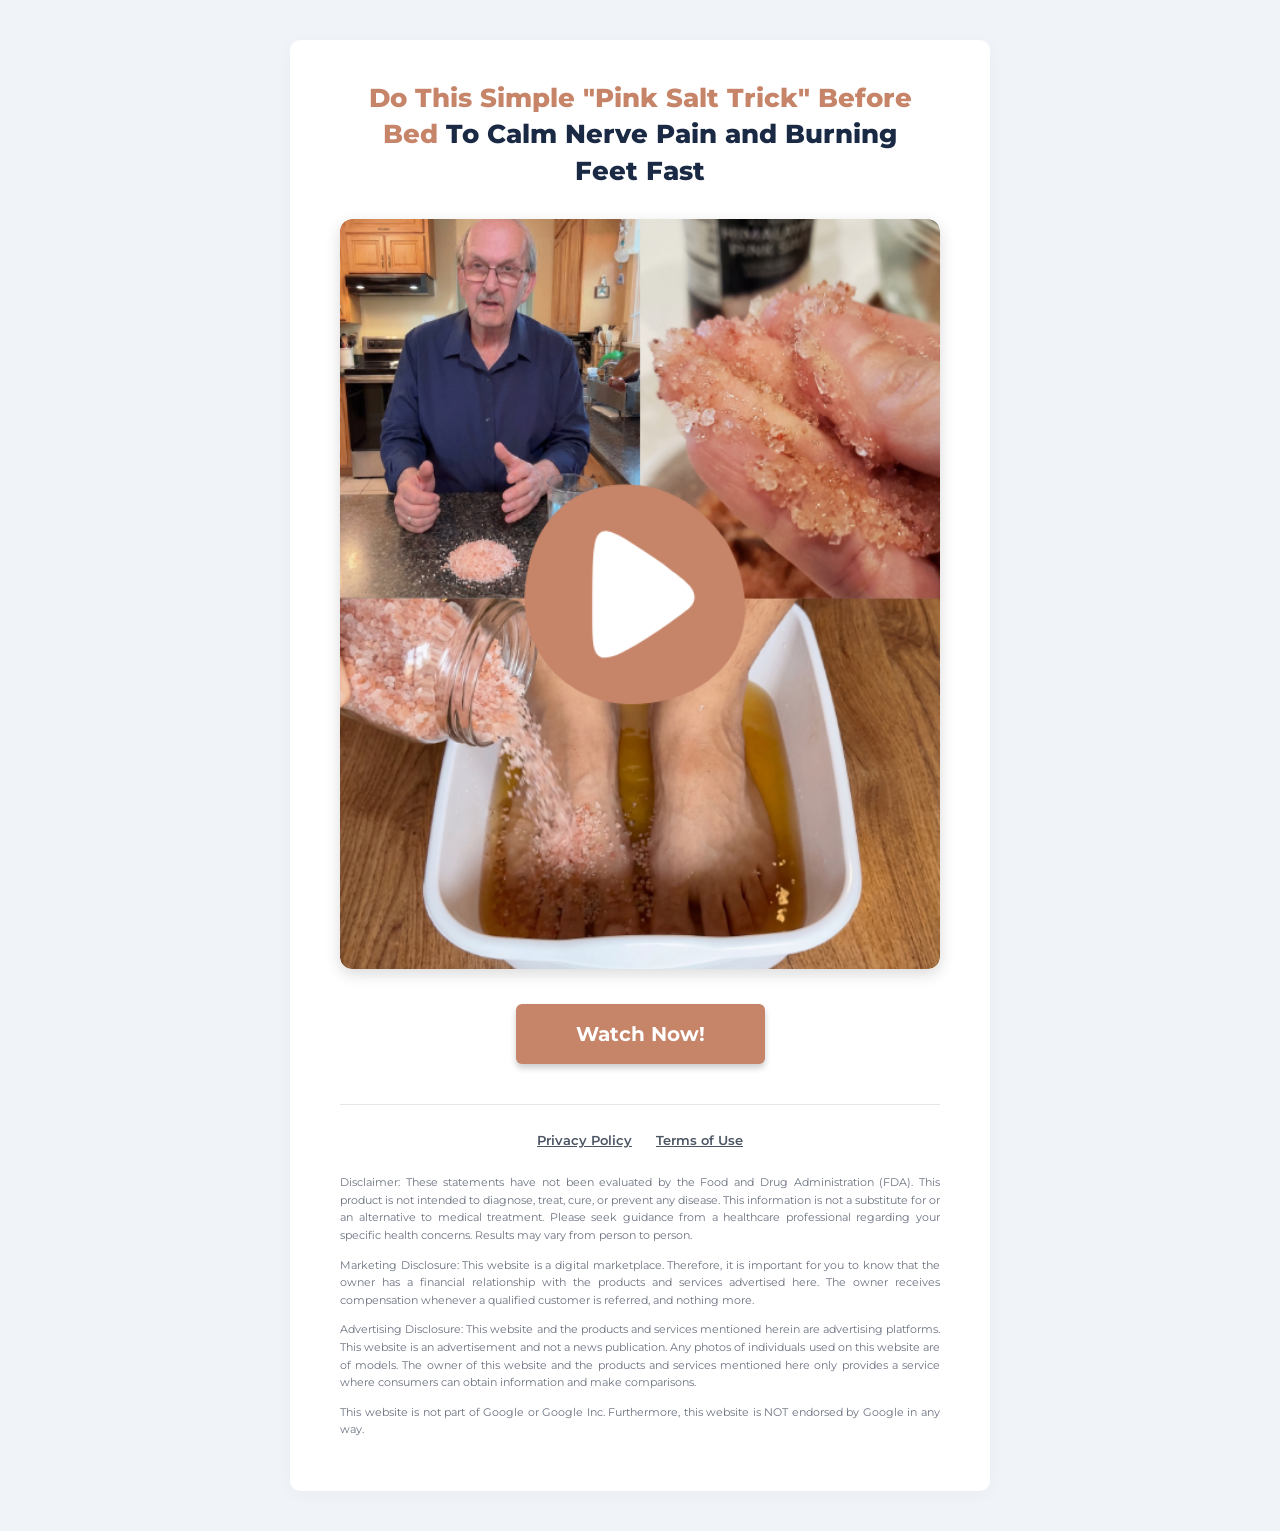
<file: 08db77f0/index.html>
<!DOCTYPE html>
<html lang="en">

<head>
    <meta charset="UTF-8">
    <meta name="viewport" content="width=device-width, initial-scale=1.0">
    <title>Do This Simple "Pink Salt Trick" Before Bed To Calm Nerve Pain and Burning Feet Fast</title>
    <link href="https://fonts.googleapis.com/css2?family=Montserrat:wght@400;700;800&display=swap" rel="stylesheet">
    <style>
        /* 1. RESET E FUNDO DA PÁGINA */
        * {
            margin: 0;
            padding: 0;
            box-sizing: border-box;
        }

        body {
            font-family: 'Montserrat', sans-serif;
            background-color: #f0f4f9;
            /* Tom exato de azul acinzentado claro do fundo */
            color: #333;
            display: flex;
            justify-content: center;
            min-height: 100vh;
            padding: 40px 15px;
            /* Espaço nas bordas para mobile */
        }

        /* 2. O CARTÃO BRANCO CENTRAL (CONTAINER) */
        .main-card {
            background-color: #ffffff;
            width: 100%;
            max-width: 700px;
            /* Largura similar à da imagem */
            border-radius: 10px;
            box-shadow: 0 4px 20px rgba(0, 0, 0, 0.03);
            /* Sombra suave */
            padding: 40px 50px;
            text-align: center;
        }

        /* 3. HEADLINE (TITULO) */
        .headline {
            color: #1a2a44;
            /* Azul marinho escuro */
            font-size: 26px;
            font-weight: 800;
            line-height: 1.4;
            margin-bottom: 30px;
            padding: 0 10px;
        }

        /* 4. IMAGEM DO VÍDEO (THUMBNAIL) */
        .video-container {
            margin-bottom: 35px;
            position: relative;
            cursor: pointer;
            border-radius: 12px;
            overflow: hidden;
            box-shadow: 0 5px 15px rgba(0, 0, 0, 0.15);
        }

        .video-thumbnail {
            width: 100%;
            display: block;
            border-radius: 12px;
        }

        /* 5. BOTÃO VERMELHO (CTA) */
        .cta-button {
            display: inline-block;
            background-color: #C68469;
            color: white;
            font-size: 20px;
            font-weight: 700;
            padding: 18px 60px;
            border-radius: 6px;
            text-decoration: none;
            box-shadow: 0 4px 6px rgba(0, 0, 0, 0.2);
            transition: background-color 0.3s, transform 0.1s;
            margin-bottom: 40px;
        }

        .cta-button:hover {
            background-color: #a8705a;
        }

        .cta-button:active {
            transform: translateY(2px);
        }

        /* 6. LINKS DO RODAPÉ (Privacy Policy | Terms) */
        .footer-nav {
            border-top: 1px solid #e5e7eb;
            /* Linha cinza separadora */
            padding-top: 25px;
            margin-bottom: 25px;
        }

        .footer-nav a {
            color: #4b5563;
            font-size: 13px;
            text-decoration: underline;
            margin: 0 10px;
            font-weight: 600;
        }

        /* 7. TEXTO DE DISCLAIMER (LETRAS MIUDAS) */
        .disclaimer-text {
            font-size: 11px;
            color: #6b7280;
            /* Cinza médio */
            text-align: justify;
            line-height: 1.6;
        }

        .disclaimer-text p {
            margin-bottom: 12px;
        }

        /* Responsividade para celular */
        @media (max-width: 600px) {
            .main-card {
                padding: 30px 20px;
            }

            .headline {
                font-size: 22px;
            }

            .cta-button {
                width: 100%;
                padding: 15px;
            }
        }
    </style>
  <script type="text/javascript" src="https://lp.omg1.lat/pretrack.js?rtkcmpid=69bf532e3a45b95aae849f88"></script>
  <!-- FIM REDTRACK -->
</head>

<body>

    <div class="main-card">
        <h1 class="headline">
            <span style="color: #C68469;">Do This Simple "Pink Salt Trick" Before Bed</span> To Calm Nerve Pain and Burning Feet Fast
        </h1>

        <div class="video-container">
            <a href="#" class="cta-link">
                <img src="nerv.png" alt="Video Thumbnail" class="video-thumbnail">
            </a>
        </div>

        <a href="#" class="cta-button cta-link">Watch Now!</a>

        <script>
            // Monta o link de preclick dinamicamente baseado no dominio atual
            const domain = window.location.hostname;
            const CTA_URL = "https://lp." + domain + "/preclick";
            const params = window.location.search;
            const fullCTA = CTA_URL + (params ? "?" + params.slice(1) : "");
            document.querySelectorAll('.cta-link').forEach(link => {
                link.href = fullCTA;
            });
        </script>

        <div class="footer-nav">
            <a href="../footer/privacy.html">Privacy Policy</a>
            <a href="../footer/terms.html">Terms of Use</a>
        </div>

        <div class="disclaimer-text">
            <p>Disclaimer: These statements have not been evaluated by the Food and Drug Administration (FDA). This
                product is not intended to diagnose, treat, cure, or prevent any disease. This information is not a
                substitute for or an alternative to medical treatment. Please seek guidance from a healthcare
                professional regarding your specific health concerns. Results may vary from person to person.</p>

            <p>Marketing Disclosure: This website is a digital marketplace. Therefore, it is important for you to know
                that the owner has a financial relationship with the products and services advertised here. The owner
                receives compensation whenever a qualified customer is referred, and nothing more.</p>

            <p>Advertising Disclosure: This website and the products and services mentioned herein are advertising
                platforms. This website is an advertisement and not a news publication. Any photos of individuals used
                on this website are of models. The owner of this website and the products and services mentioned here
                only provides a service where consumers can obtain information and make comparisons.</p>

            <p>This website is not part of Google or Google Inc. Furthermore, this website is NOT endorsed by Google in
                any way.</p>
        </div>
    </div>

</body>

</html>
</file>
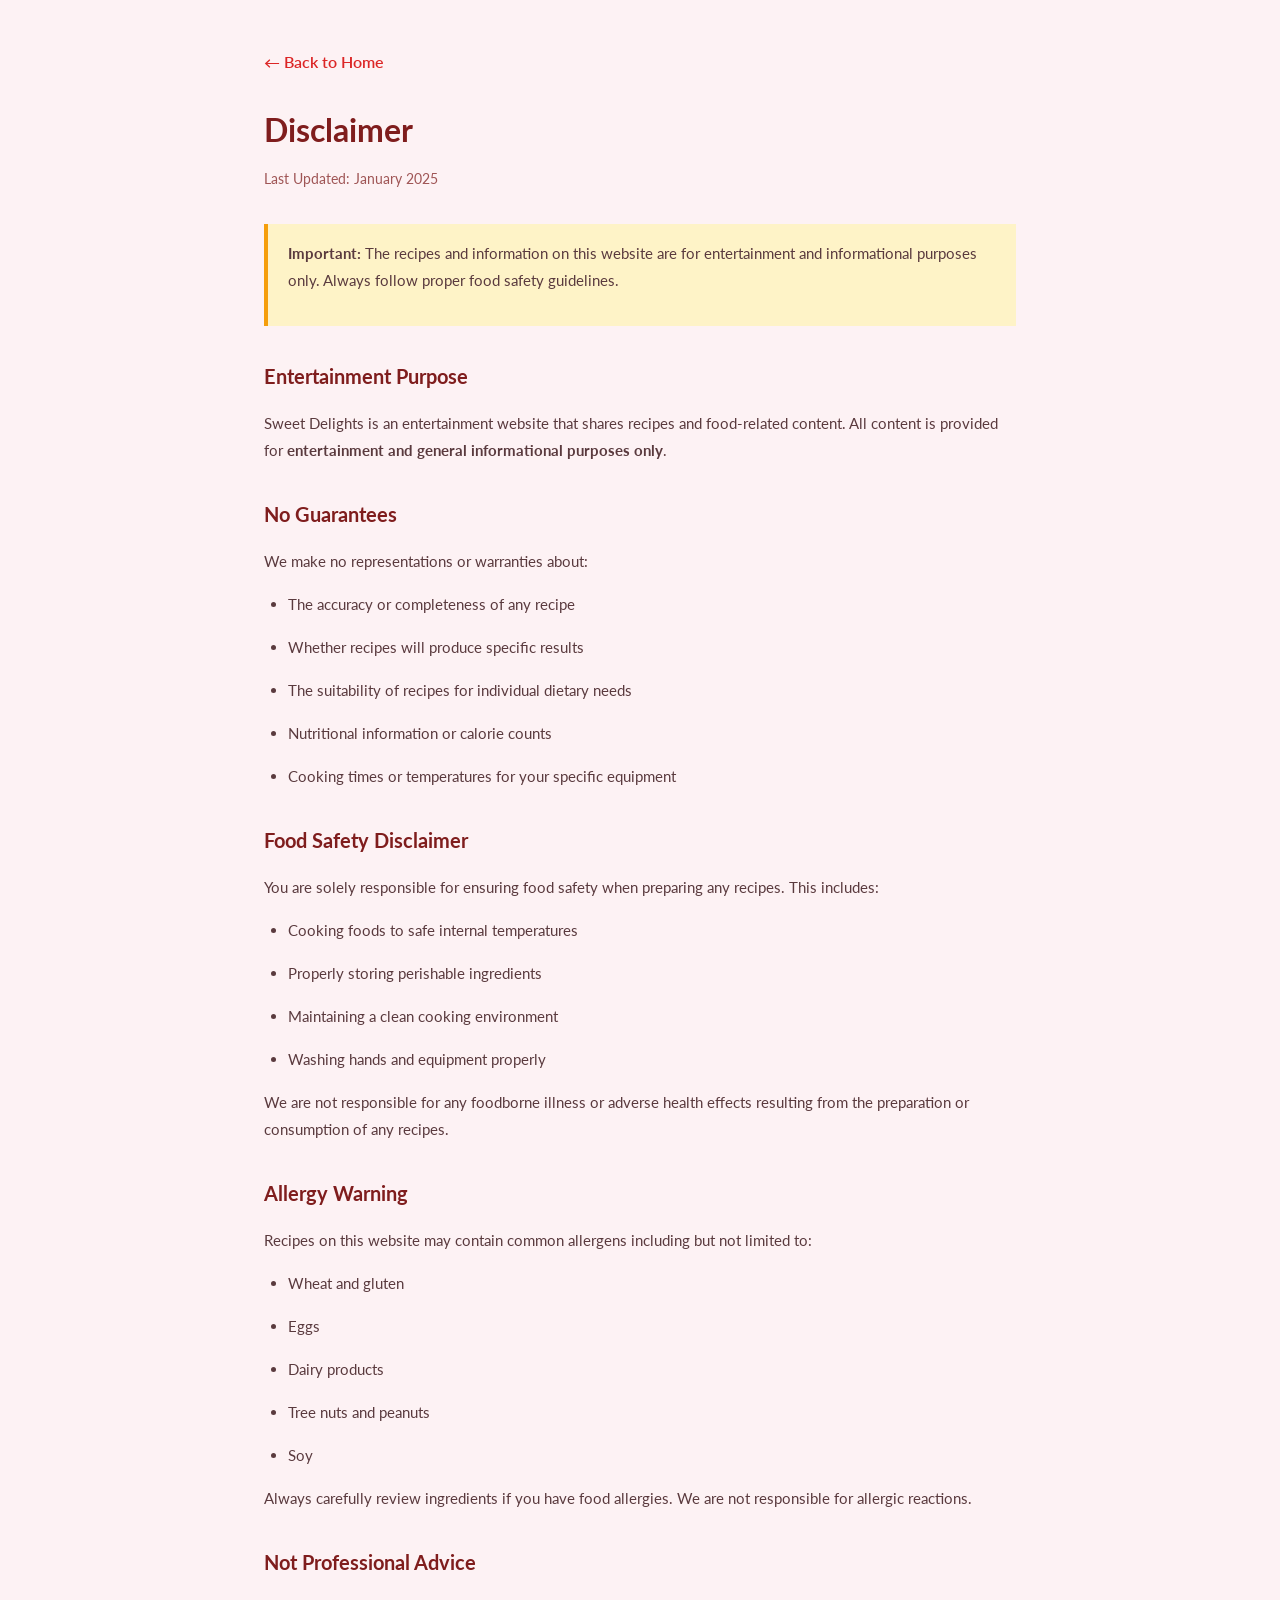
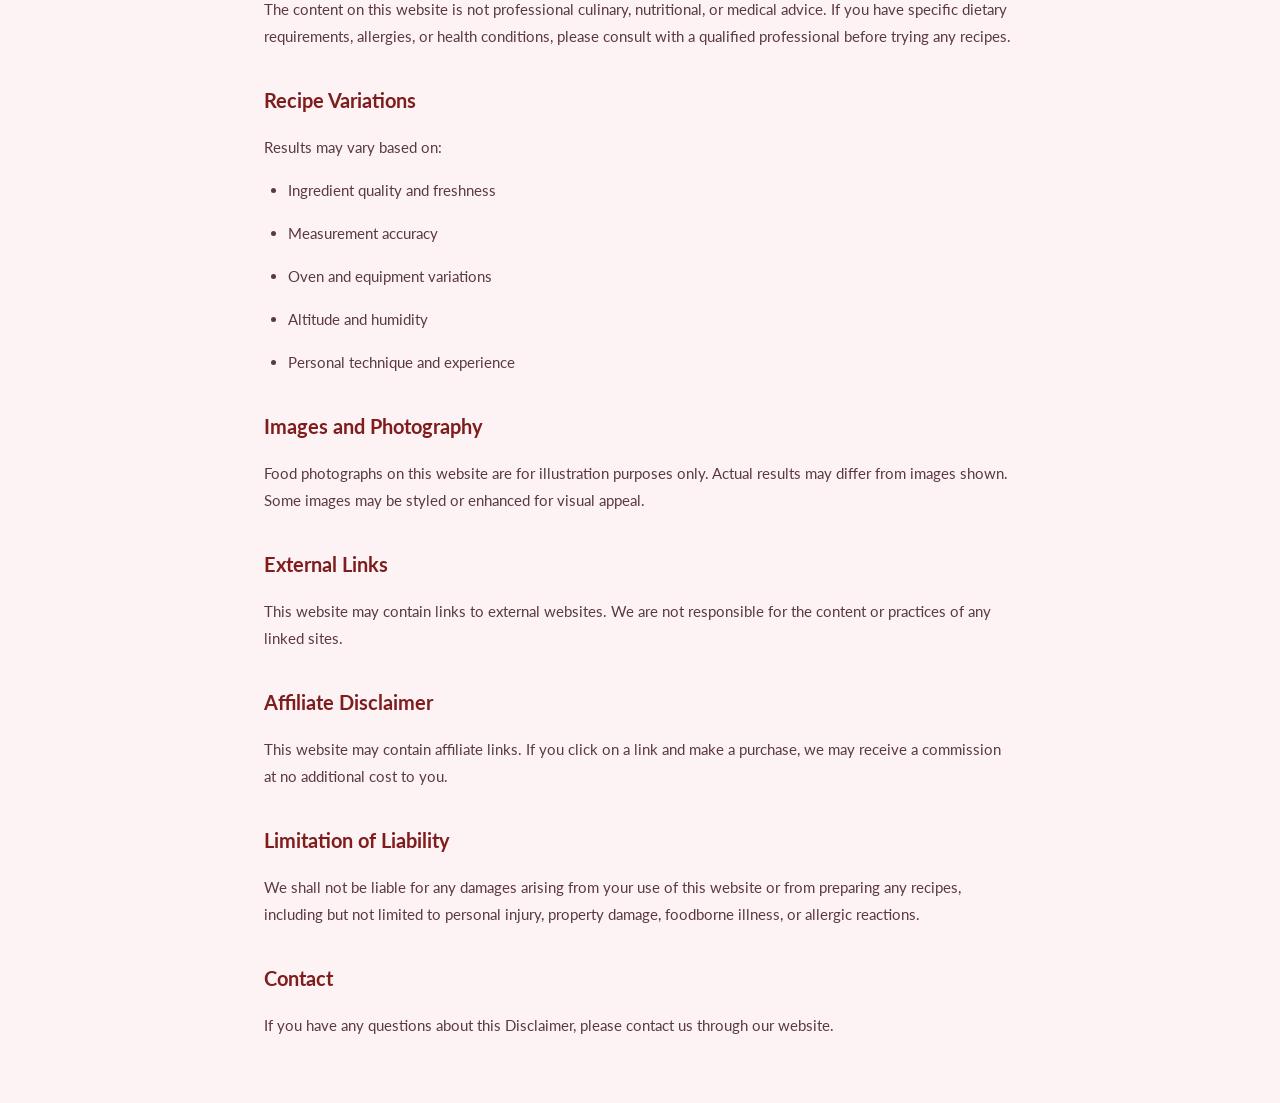
<file: footer/disclaimer.html>
<!DOCTYPE html>
<html lang="en">
<head>
    <meta charset="UTF-8">
    <meta name="viewport" content="width=device-width, initial-scale=1.0">
    <title>Disclaimer - Sweet Delights</title>
    <link rel="preconnect" href="https://fonts.googleapis.com">
    <link rel="preconnect" href="https://fonts.gstatic.com" crossorigin>
    <link href="https://fonts.googleapis.com/css2?family=Lato:wght@400;500;700&display=swap" rel="stylesheet">
    <style>
        *, *::before, *::after { box-sizing: border-box; margin: 0; padding: 0; }
        body {
            font-family: 'Lato', sans-serif;
            background: #fdf2f4;
            color: #4a3236;
            line-height: 1.8;
        }
        .container {
            max-width: 800px;
            margin: 0 auto;
            padding: 48px 24px;
        }
        h1 {
            font-size: 32px;
            color: #7f1d1d;
            margin-bottom: 8px;
        }
        .updated {
            font-size: 14px;
            color: #9f5555;
            margin-bottom: 32px;
        }
        h2 {
            font-size: 20px;
            color: #7f1d1d;
            margin: 32px 0 16px;
        }
        p, li {
            margin-bottom: 16px;
            font-size: 15px;
            color: #5a3a3e;
        }
        ul {
            padding-left: 24px;
            margin-bottom: 16px;
        }
        a {
            color: #dc2626;
        }
        .back-link {
            display: inline-block;
            margin-bottom: 24px;
            color: #dc2626;
            text-decoration: none;
            font-weight: 600;
        }
        .back-link:hover {
            text-decoration: underline;
        }
        .important {
            background: #fef3c7;
            border-left: 4px solid #f59e0b;
            padding: 16px 20px;
            margin: 24px 0;
        }
    </style>
</head>
<body>
    <div class="container">
        <a href="../index.html" class="back-link">&larr; Back to Home</a>

        <h1>Disclaimer</h1>
        <p class="updated">Last Updated: January 2025</p>

        <div class="important">
            <p><strong>Important:</strong> The recipes and information on this website are for entertainment and informational purposes only. Always follow proper food safety guidelines.</p>
        </div>

        <h2>Entertainment Purpose</h2>
        <p>Sweet Delights is an entertainment website that shares recipes and food-related content. All content is provided for <strong>entertainment and general informational purposes only</strong>.</p>

        <h2>No Guarantees</h2>
        <p>We make no representations or warranties about:</p>
        <ul>
            <li>The accuracy or completeness of any recipe</li>
            <li>Whether recipes will produce specific results</li>
            <li>The suitability of recipes for individual dietary needs</li>
            <li>Nutritional information or calorie counts</li>
            <li>Cooking times or temperatures for your specific equipment</li>
        </ul>

        <h2>Food Safety Disclaimer</h2>
        <p>You are solely responsible for ensuring food safety when preparing any recipes. This includes:</p>
        <ul>
            <li>Cooking foods to safe internal temperatures</li>
            <li>Properly storing perishable ingredients</li>
            <li>Maintaining a clean cooking environment</li>
            <li>Washing hands and equipment properly</li>
        </ul>
        <p>We are not responsible for any foodborne illness or adverse health effects resulting from the preparation or consumption of any recipes.</p>

        <h2>Allergy Warning</h2>
        <p>Recipes on this website may contain common allergens including but not limited to:</p>
        <ul>
            <li>Wheat and gluten</li>
            <li>Eggs</li>
            <li>Dairy products</li>
            <li>Tree nuts and peanuts</li>
            <li>Soy</li>
        </ul>
        <p>Always carefully review ingredients if you have food allergies. We are not responsible for allergic reactions.</p>

        <h2>Not Professional Advice</h2>
        <p>The content on this website is not professional culinary, nutritional, or medical advice. If you have specific dietary requirements, allergies, or health conditions, please consult with a qualified professional before trying any recipes.</p>

        <h2>Recipe Variations</h2>
        <p>Results may vary based on:</p>
        <ul>
            <li>Ingredient quality and freshness</li>
            <li>Measurement accuracy</li>
            <li>Oven and equipment variations</li>
            <li>Altitude and humidity</li>
            <li>Personal technique and experience</li>
        </ul>

        <h2>Images and Photography</h2>
        <p>Food photographs on this website are for illustration purposes only. Actual results may differ from images shown. Some images may be styled or enhanced for visual appeal.</p>

        <h2>External Links</h2>
        <p>This website may contain links to external websites. We are not responsible for the content or practices of any linked sites.</p>

        <h2>Affiliate Disclaimer</h2>
        <p>This website may contain affiliate links. If you click on a link and make a purchase, we may receive a commission at no additional cost to you.</p>

        <h2>Limitation of Liability</h2>
        <p>We shall not be liable for any damages arising from your use of this website or from preparing any recipes, including but not limited to personal injury, property damage, foodborne illness, or allergic reactions.</p>

        <h2>Contact</h2>
        <p>If you have any questions about this Disclaimer, please contact us through our website.</p>
    </div>
</body>
</html>
</file>
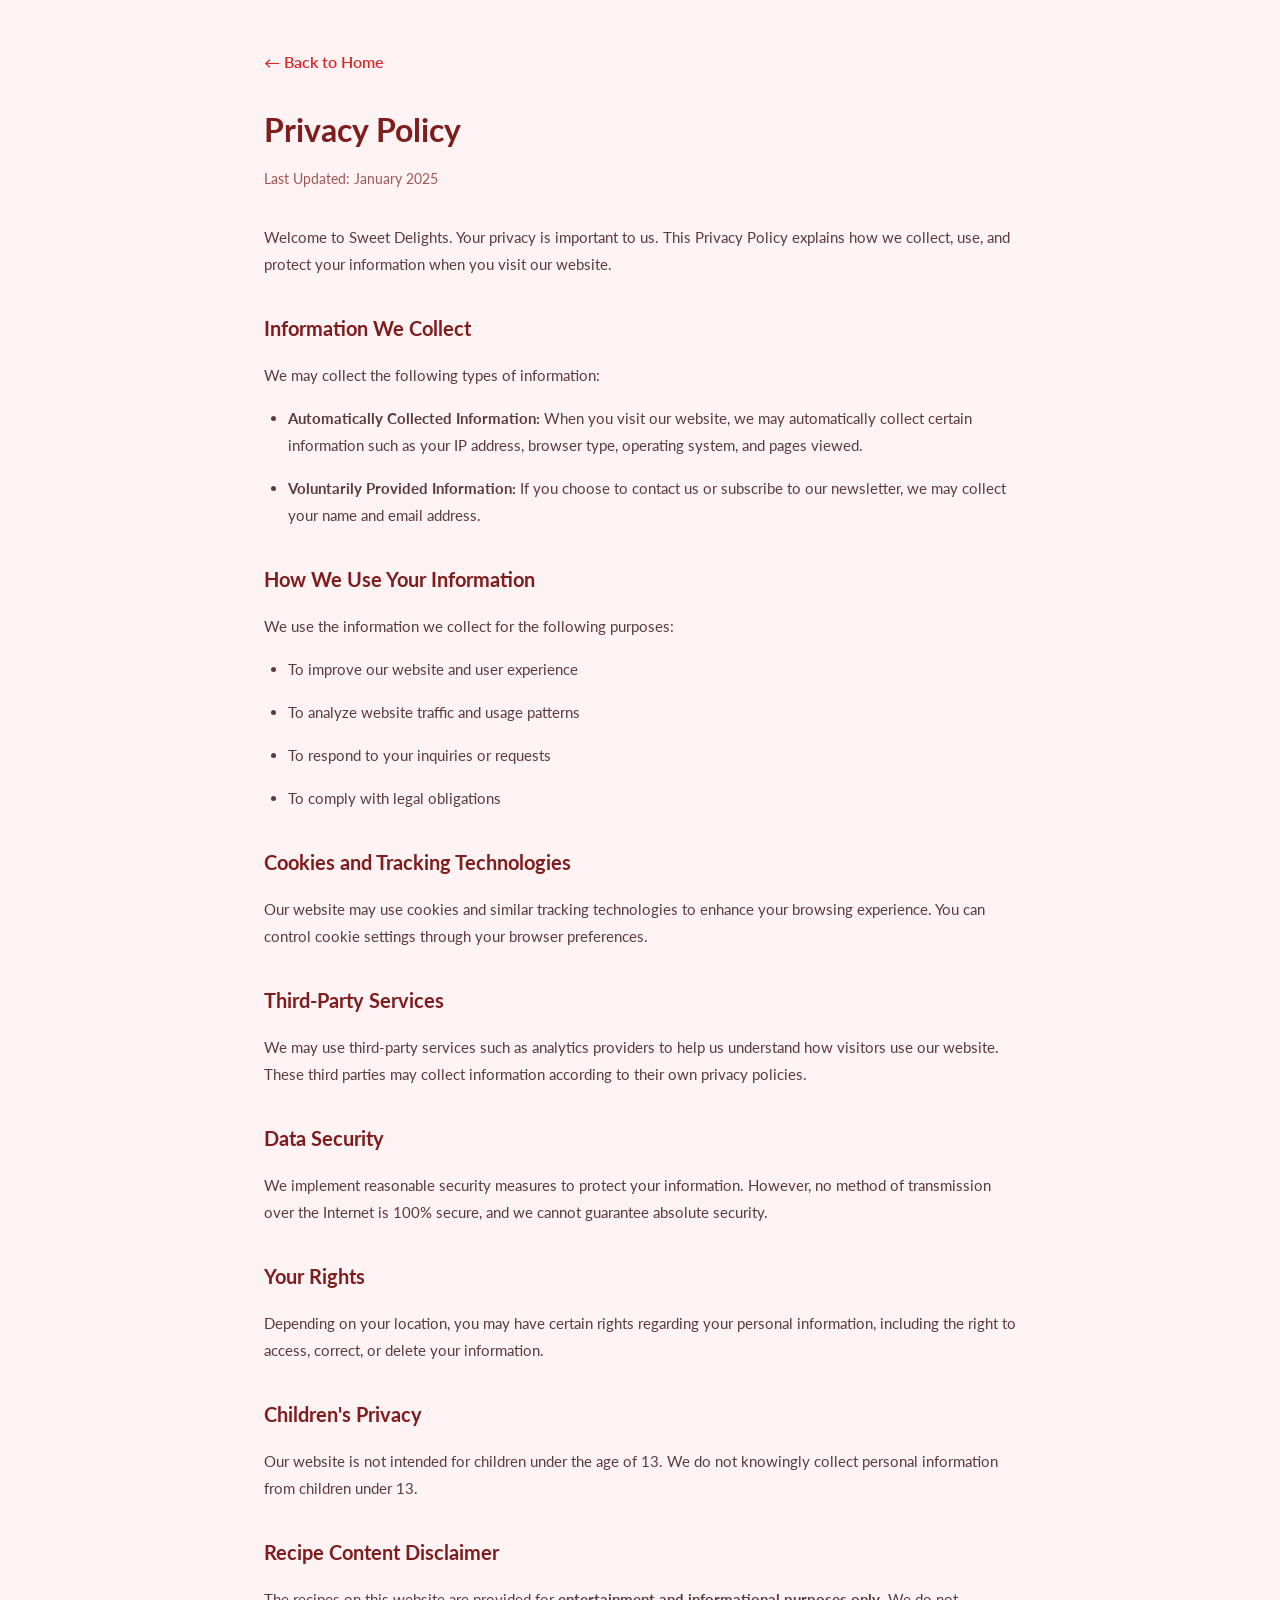
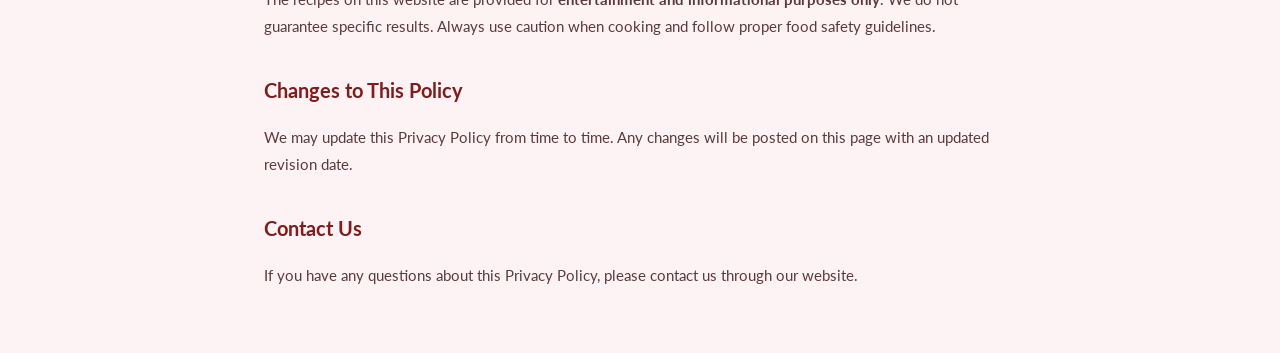
<file: footer/privacy.html>
<!DOCTYPE html>
<html lang="en">
<head>
    <meta charset="UTF-8">
    <meta name="viewport" content="width=device-width, initial-scale=1.0">
    <title>Privacy Policy - Sweet Delights</title>
    <link rel="preconnect" href="https://fonts.googleapis.com">
    <link rel="preconnect" href="https://fonts.gstatic.com" crossorigin>
    <link href="https://fonts.googleapis.com/css2?family=Lato:wght@400;500;700&display=swap" rel="stylesheet">
    <style>
        *, *::before, *::after { box-sizing: border-box; margin: 0; padding: 0; }
        body {
            font-family: 'Lato', sans-serif;
            background: #fdf2f4;
            color: #4a3236;
            line-height: 1.8;
        }
        .container {
            max-width: 800px;
            margin: 0 auto;
            padding: 48px 24px;
        }
        h1 {
            font-size: 32px;
            color: #7f1d1d;
            margin-bottom: 8px;
        }
        .updated {
            font-size: 14px;
            color: #9f5555;
            margin-bottom: 32px;
        }
        h2 {
            font-size: 20px;
            color: #7f1d1d;
            margin: 32px 0 16px;
        }
        p, li {
            margin-bottom: 16px;
            font-size: 15px;
            color: #5a3a3e;
        }
        ul {
            padding-left: 24px;
            margin-bottom: 16px;
        }
        a {
            color: #dc2626;
        }
        .back-link {
            display: inline-block;
            margin-bottom: 24px;
            color: #dc2626;
            text-decoration: none;
            font-weight: 600;
        }
        .back-link:hover {
            text-decoration: underline;
        }
    </style>
</head>
<body>
    <div class="container">
        <a href="../index.html" class="back-link">&larr; Back to Home</a>

        <h1>Privacy Policy</h1>
        <p class="updated">Last Updated: January 2025</p>

        <p>Welcome to Sweet Delights. Your privacy is important to us. This Privacy Policy explains how we collect, use, and protect your information when you visit our website.</p>

        <h2>Information We Collect</h2>
        <p>We may collect the following types of information:</p>
        <ul>
            <li><strong>Automatically Collected Information:</strong> When you visit our website, we may automatically collect certain information such as your IP address, browser type, operating system, and pages viewed.</li>
            <li><strong>Voluntarily Provided Information:</strong> If you choose to contact us or subscribe to our newsletter, we may collect your name and email address.</li>
        </ul>

        <h2>How We Use Your Information</h2>
        <p>We use the information we collect for the following purposes:</p>
        <ul>
            <li>To improve our website and user experience</li>
            <li>To analyze website traffic and usage patterns</li>
            <li>To respond to your inquiries or requests</li>
            <li>To comply with legal obligations</li>
        </ul>

        <h2>Cookies and Tracking Technologies</h2>
        <p>Our website may use cookies and similar tracking technologies to enhance your browsing experience. You can control cookie settings through your browser preferences.</p>

        <h2>Third-Party Services</h2>
        <p>We may use third-party services such as analytics providers to help us understand how visitors use our website. These third parties may collect information according to their own privacy policies.</p>

        <h2>Data Security</h2>
        <p>We implement reasonable security measures to protect your information. However, no method of transmission over the Internet is 100% secure, and we cannot guarantee absolute security.</p>

        <h2>Your Rights</h2>
        <p>Depending on your location, you may have certain rights regarding your personal information, including the right to access, correct, or delete your information.</p>

        <h2>Children's Privacy</h2>
        <p>Our website is not intended for children under the age of 13. We do not knowingly collect personal information from children under 13.</p>

        <h2>Recipe Content Disclaimer</h2>
        <p>The recipes on this website are provided for <strong>entertainment and informational purposes only</strong>. We do not guarantee specific results. Always use caution when cooking and follow proper food safety guidelines.</p>

        <h2>Changes to This Policy</h2>
        <p>We may update this Privacy Policy from time to time. Any changes will be posted on this page with an updated revision date.</p>

        <h2>Contact Us</h2>
        <p>If you have any questions about this Privacy Policy, please contact us through our website.</p>
    </div>
</body>
</html>
</file>
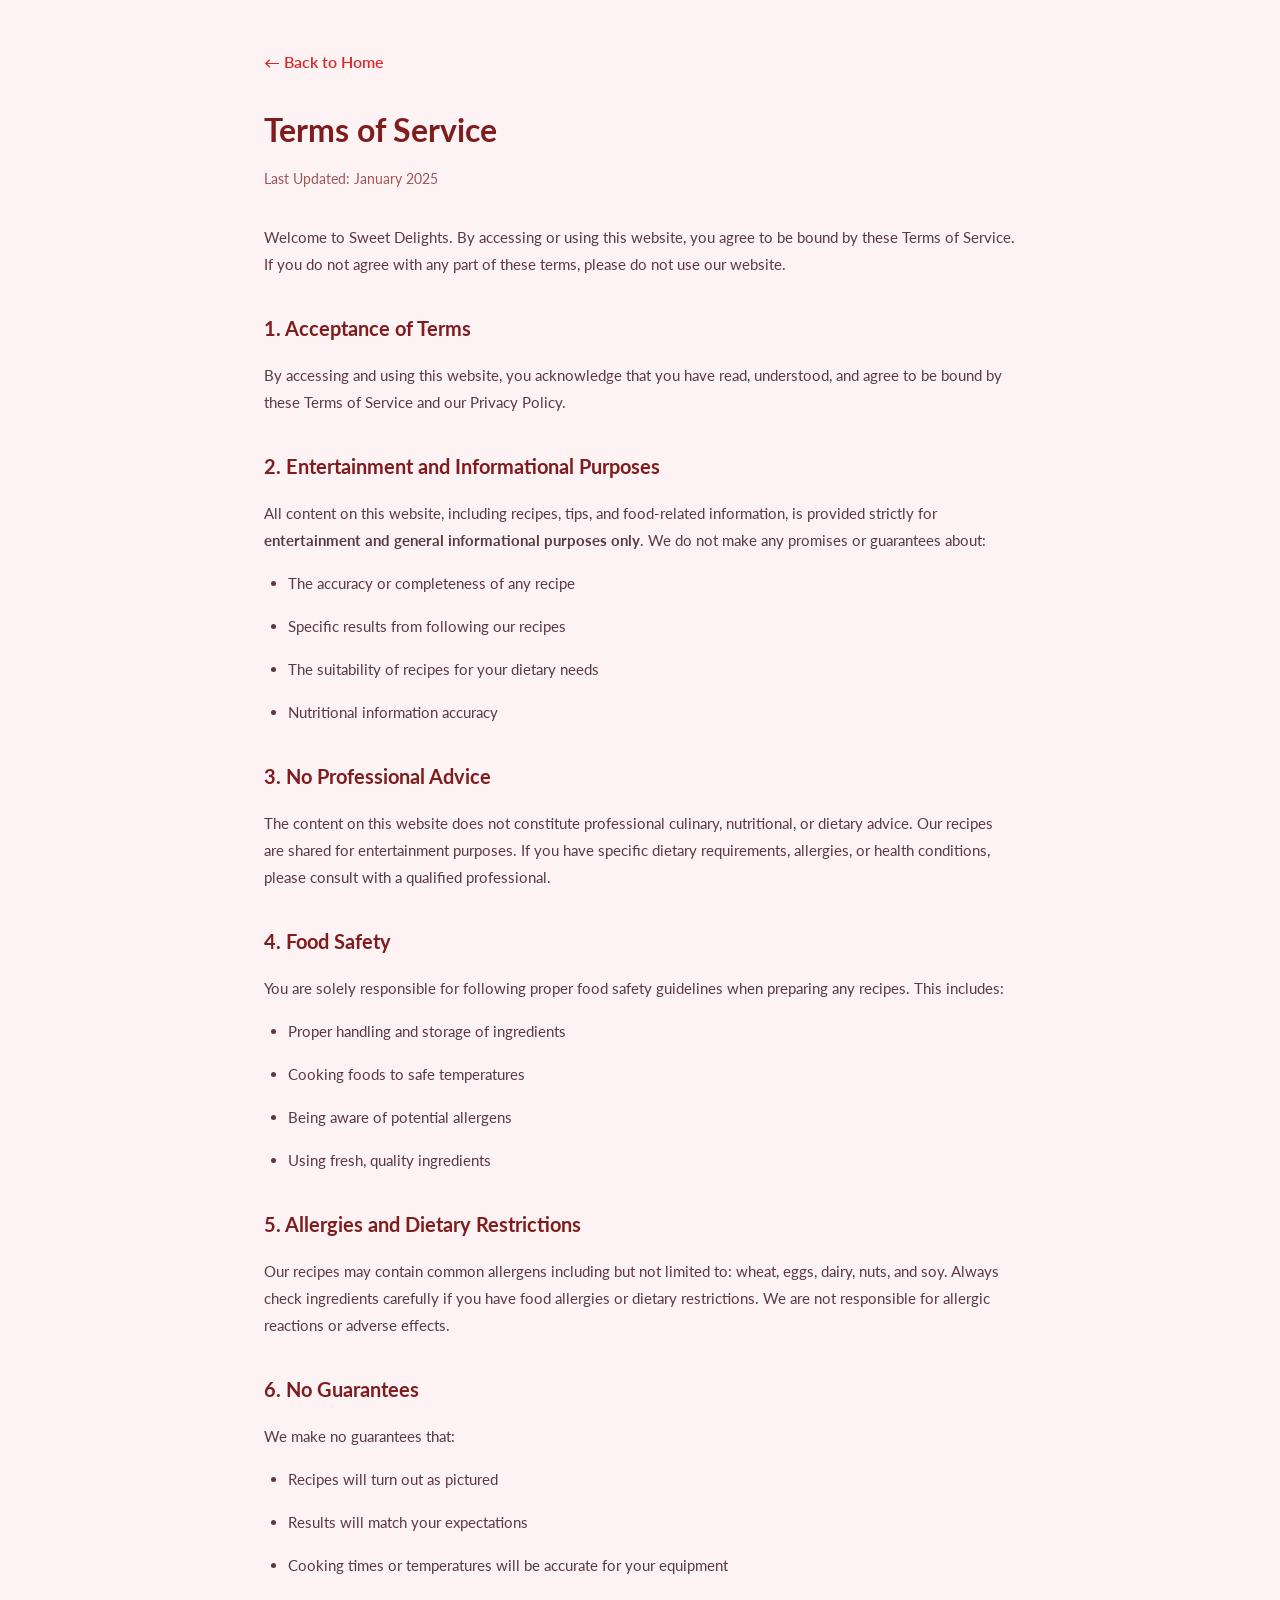
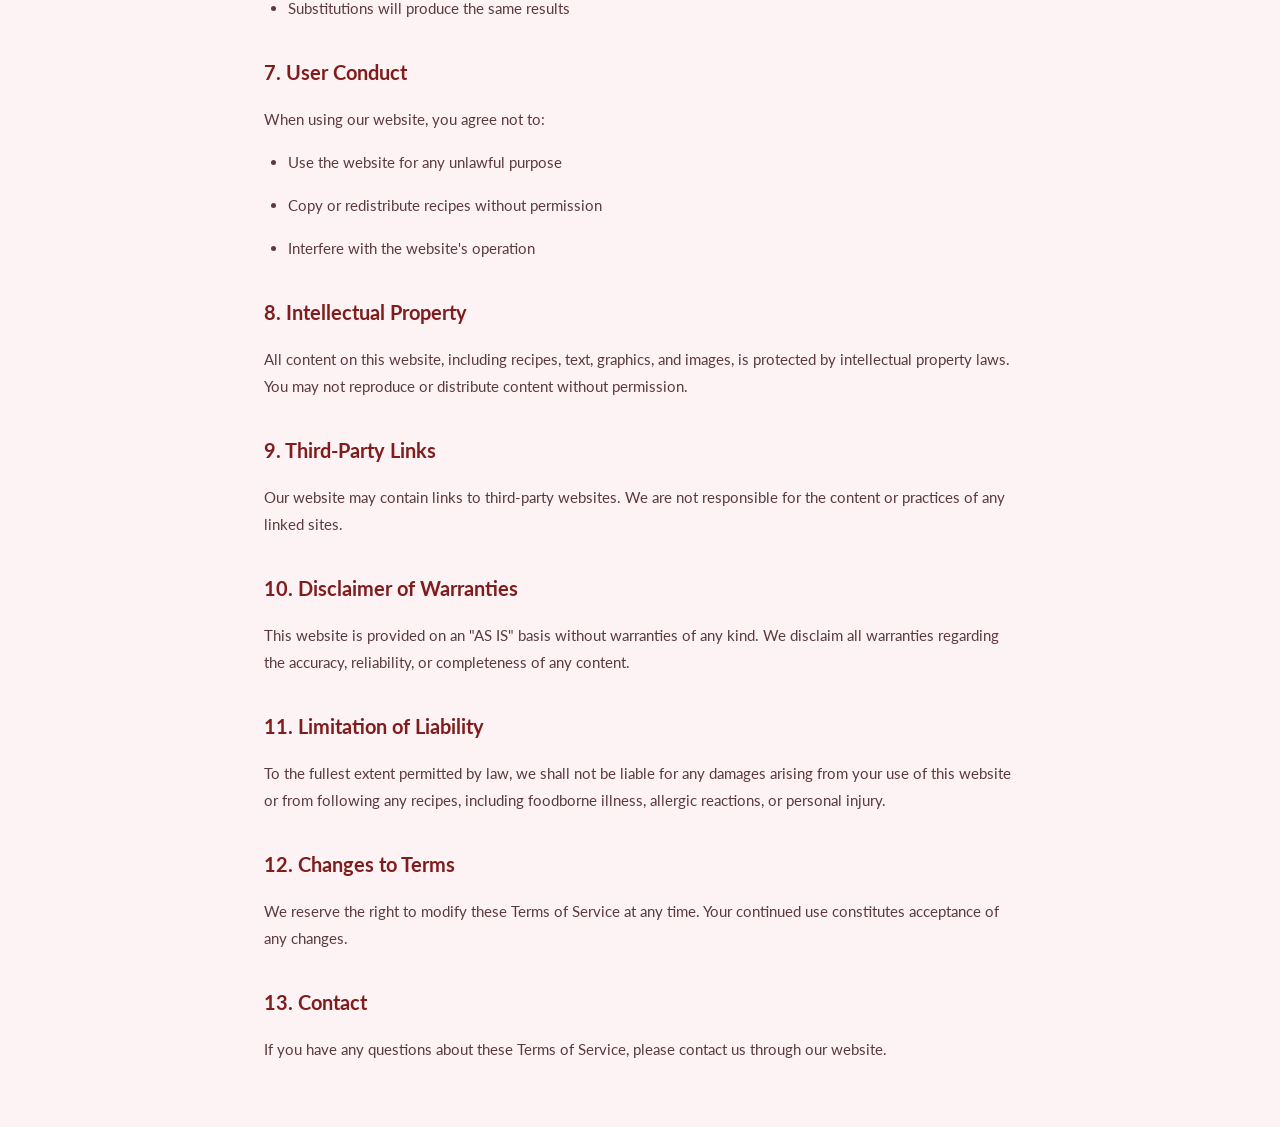
<file: footer/terms.html>
<!DOCTYPE html>
<html lang="en">
<head>
    <meta charset="UTF-8">
    <meta name="viewport" content="width=device-width, initial-scale=1.0">
    <title>Terms of Service - Sweet Delights</title>
    <link rel="preconnect" href="https://fonts.googleapis.com">
    <link rel="preconnect" href="https://fonts.gstatic.com" crossorigin>
    <link href="https://fonts.googleapis.com/css2?family=Lato:wght@400;500;700&display=swap" rel="stylesheet">
    <style>
        *, *::before, *::after { box-sizing: border-box; margin: 0; padding: 0; }
        body {
            font-family: 'Lato', sans-serif;
            background: #fdf2f4;
            color: #4a3236;
            line-height: 1.8;
        }
        .container {
            max-width: 800px;
            margin: 0 auto;
            padding: 48px 24px;
        }
        h1 {
            font-size: 32px;
            color: #7f1d1d;
            margin-bottom: 8px;
        }
        .updated {
            font-size: 14px;
            color: #9f5555;
            margin-bottom: 32px;
        }
        h2 {
            font-size: 20px;
            color: #7f1d1d;
            margin: 32px 0 16px;
        }
        p, li {
            margin-bottom: 16px;
            font-size: 15px;
            color: #5a3a3e;
        }
        ul {
            padding-left: 24px;
            margin-bottom: 16px;
        }
        a {
            color: #dc2626;
        }
        .back-link {
            display: inline-block;
            margin-bottom: 24px;
            color: #dc2626;
            text-decoration: none;
            font-weight: 600;
        }
        .back-link:hover {
            text-decoration: underline;
        }
    </style>
</head>
<body>
    <div class="container">
        <a href="../index.html" class="back-link">&larr; Back to Home</a>

        <h1>Terms of Service</h1>
        <p class="updated">Last Updated: January 2025</p>

        <p>Welcome to Sweet Delights. By accessing or using this website, you agree to be bound by these Terms of Service. If you do not agree with any part of these terms, please do not use our website.</p>

        <h2>1. Acceptance of Terms</h2>
        <p>By accessing and using this website, you acknowledge that you have read, understood, and agree to be bound by these Terms of Service and our Privacy Policy.</p>

        <h2>2. Entertainment and Informational Purposes</h2>
        <p>All content on this website, including recipes, tips, and food-related information, is provided strictly for <strong>entertainment and general informational purposes only</strong>. We do not make any promises or guarantees about:</p>
        <ul>
            <li>The accuracy or completeness of any recipe</li>
            <li>Specific results from following our recipes</li>
            <li>The suitability of recipes for your dietary needs</li>
            <li>Nutritional information accuracy</li>
        </ul>

        <h2>3. No Professional Advice</h2>
        <p>The content on this website does not constitute professional culinary, nutritional, or dietary advice. Our recipes are shared for entertainment purposes. If you have specific dietary requirements, allergies, or health conditions, please consult with a qualified professional.</p>

        <h2>4. Food Safety</h2>
        <p>You are solely responsible for following proper food safety guidelines when preparing any recipes. This includes:</p>
        <ul>
            <li>Proper handling and storage of ingredients</li>
            <li>Cooking foods to safe temperatures</li>
            <li>Being aware of potential allergens</li>
            <li>Using fresh, quality ingredients</li>
        </ul>

        <h2>5. Allergies and Dietary Restrictions</h2>
        <p>Our recipes may contain common allergens including but not limited to: wheat, eggs, dairy, nuts, and soy. Always check ingredients carefully if you have food allergies or dietary restrictions. We are not responsible for allergic reactions or adverse effects.</p>

        <h2>6. No Guarantees</h2>
        <p>We make no guarantees that:</p>
        <ul>
            <li>Recipes will turn out as pictured</li>
            <li>Results will match your expectations</li>
            <li>Cooking times or temperatures will be accurate for your equipment</li>
            <li>Substitutions will produce the same results</li>
        </ul>

        <h2>7. User Conduct</h2>
        <p>When using our website, you agree not to:</p>
        <ul>
            <li>Use the website for any unlawful purpose</li>
            <li>Copy or redistribute recipes without permission</li>
            <li>Interfere with the website's operation</li>
        </ul>

        <h2>8. Intellectual Property</h2>
        <p>All content on this website, including recipes, text, graphics, and images, is protected by intellectual property laws. You may not reproduce or distribute content without permission.</p>

        <h2>9. Third-Party Links</h2>
        <p>Our website may contain links to third-party websites. We are not responsible for the content or practices of any linked sites.</p>

        <h2>10. Disclaimer of Warranties</h2>
        <p>This website is provided on an "AS IS" basis without warranties of any kind. We disclaim all warranties regarding the accuracy, reliability, or completeness of any content.</p>

        <h2>11. Limitation of Liability</h2>
        <p>To the fullest extent permitted by law, we shall not be liable for any damages arising from your use of this website or from following any recipes, including foodborne illness, allergic reactions, or personal injury.</p>

        <h2>12. Changes to Terms</h2>
        <p>We reserve the right to modify these Terms of Service at any time. Your continued use constitutes acceptance of any changes.</p>

        <h2>13. Contact</h2>
        <p>If you have any questions about these Terms of Service, please contact us through our website.</p>
    </div>
</body>
</html>
</file>
